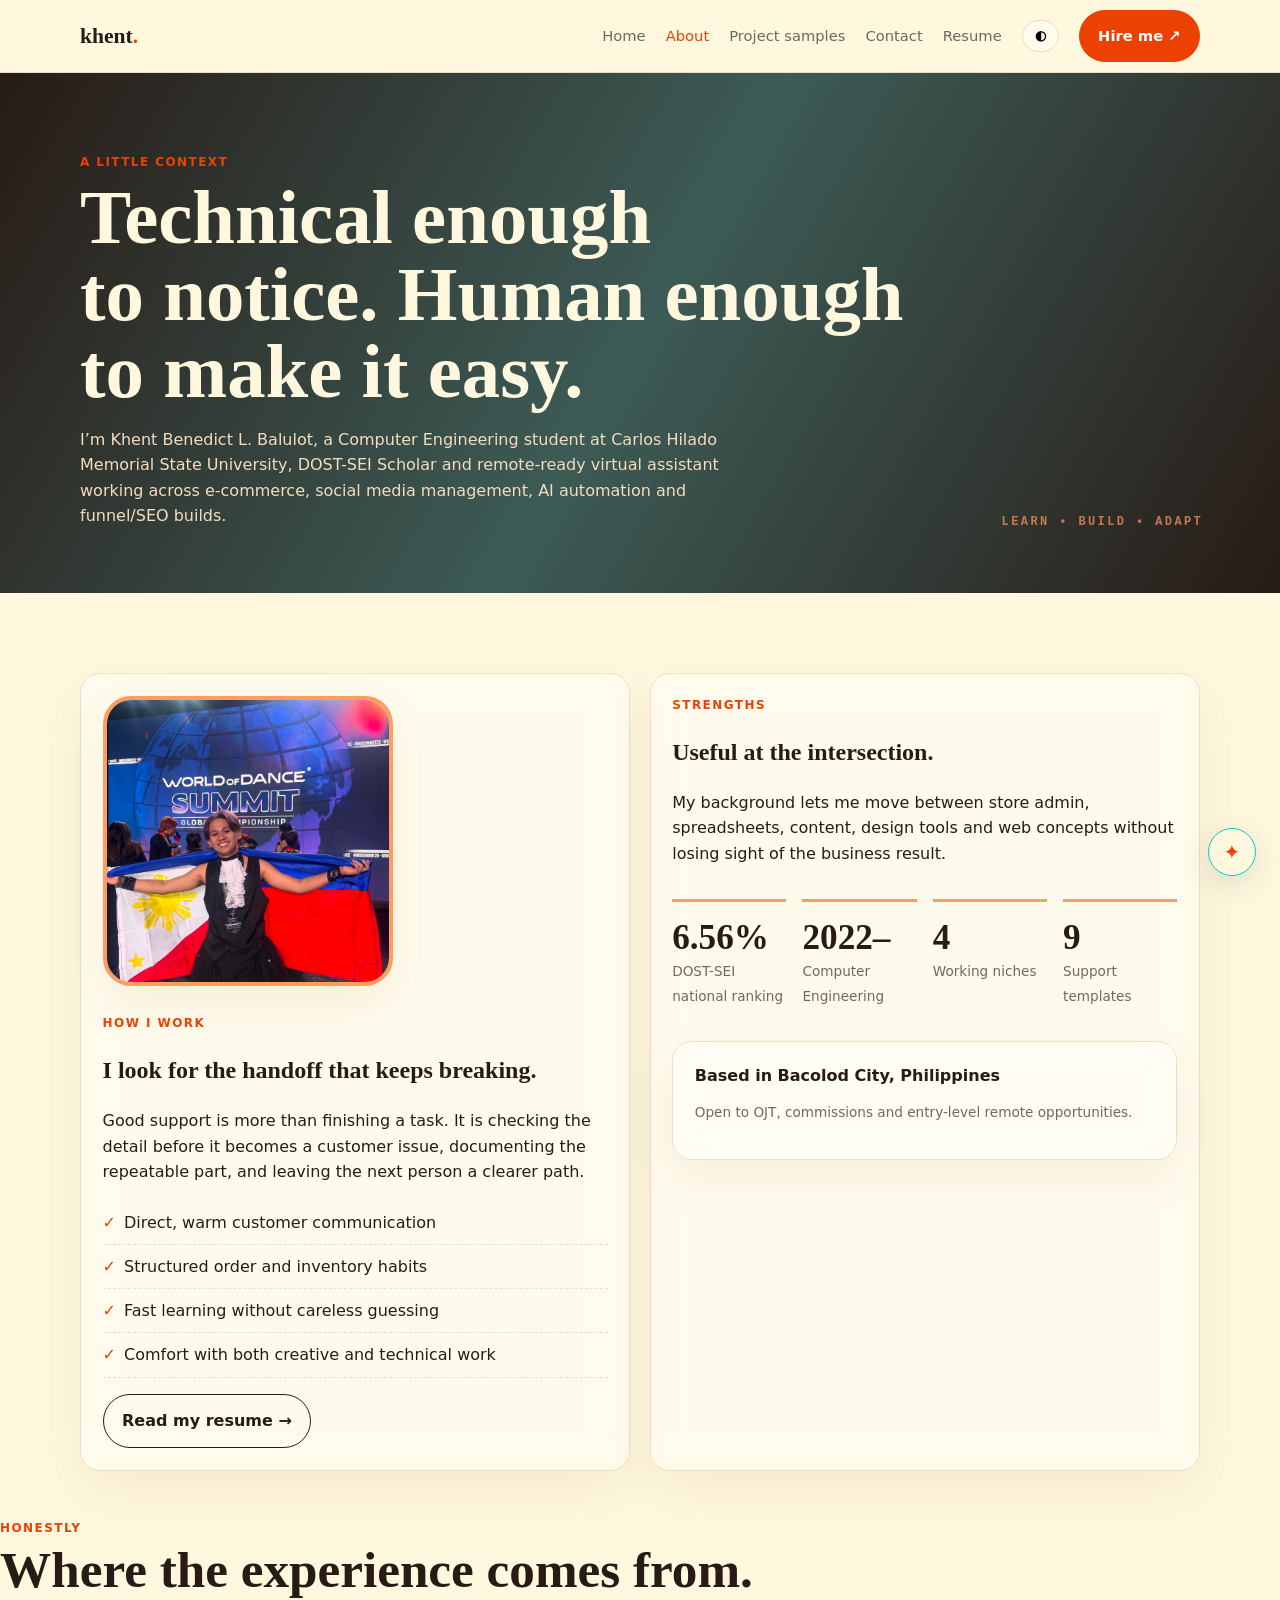
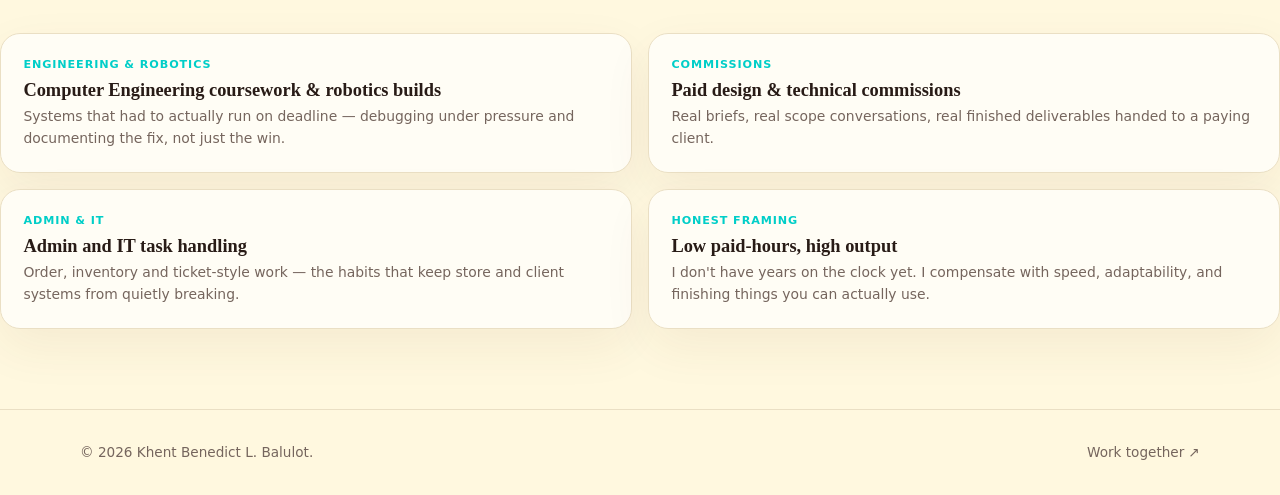
<file: about.html>
<!doctype html><html lang="en"><head><meta charset="utf-8"><meta name="viewport" content="width=device-width,initial-scale=1"><title>About Khent</title><link rel="stylesheet" href="style.css"></head><body><header class="topbar"><nav class="wrap"><a class="brand" href="index.html">khent<span>.</span></a><button class="menu" aria-label="Open menu">☰</button><div class="navlinks"><a href="index.html">Home</a><a class="active" href="about.html">About</a><a href="projects.html">Project samples</a><a href="contact.html">Contact</a><a href="resume.html">Resume</a><button id="theme-toggle" class="pill" aria-label="Toggle dark mode">◐</button><a class="btn" href="contact.html">Hire me ↗</a></div></nav></header><section class="page-hero"><div class="wrap"><div class="eyebrow">A little context</div><h1>Technical enough<br>to notice. Human enough<br>to make it easy.</h1><p>I’m Khent Benedict L. Balulot, a Computer Engineering student at Carlos Hilado Memorial State University, DOST-SEI Scholar and remote-ready virtual assistant working across e-commerce, social media management, AI automation and funnel/SEO builds.</p></div></section><main class="section"><div class="wrap case"><div class="card reveal"><img class="profile-photo" src="portfolio-assets/khent-profile-picture.jpg" alt="Khent Benedict Balulot"><div class="eyebrow" style="margin-top:1.3rem">How I work</div><h3>I look for the handoff that keeps breaking.</h3><p>Good support is more than finishing a task. It is checking the detail before it becomes a customer issue, documenting the repeatable part, and leaving the next person a clearer path.</p><ul class="checklist"><li>Direct, warm customer communication</li><li>Structured order and inventory habits</li><li>Fast learning without careless guessing</li><li>Comfort with both creative and technical work</li></ul><a class="btn alt" href="resume.html">Read my resume →</a></div><div class="card reveal"><div class="eyebrow">Strengths</div><h3>Useful at the intersection.</h3><p>My background lets me move between store admin, spreadsheets, content, design tools and web concepts without losing sight of the business result.</p><div class="stats"><div class="stat"><b>6.56%</b><span>DOST-SEI national ranking</span></div><div class="stat"><b>2022–</b><span>Computer Engineering</span></div><div class="stat"><b>4</b><span>Working niches</span></div><div class="stat"><b>9</b><span>Support templates</span></div></div><div class="card" style="margin-top:1rem"><strong>Based in Bacolod City, Philippines</strong><p class="small">Open to OJT, commissions and entry-level remote opportunities.</p></div></div></div>
<div class="section-head" style="margin-top:3rem"><div><div class="eyebrow">Honestly</div><h2>Where the experience comes from.</h2></div></div>
<div class="exp-grid"><div class="exp-card reveal"><div class="tag">Engineering & robotics</div><h3>Computer Engineering coursework & robotics builds</h3><p>Systems that had to actually run on deadline — debugging under pressure and documenting the fix, not just the win.</p></div><div class="exp-card reveal"><div class="tag">Commissions</div><h3>Paid design & technical commissions</h3><p>Real briefs, real scope conversations, real finished deliverables handed to a paying client.</p></div><div class="exp-card reveal"><div class="tag">Admin & IT</div><h3>Admin and IT task handling</h3><p>Order, inventory and ticket-style work — the habits that keep store and client systems from quietly breaking.</p></div><div class="exp-card reveal"><div class="tag">Honest framing</div><h3>Low paid-hours, high output</h3><p>I don't have years on the clock yet. I compensate with speed, adaptability, and finishing things you can actually use.</p></div></div>
</main><footer class="footer"><div class="wrap"><span>© 2026 Khent Benedict L. Balulot.</span><a href="contact.html">Work together ↗</a></div></footer><script src="script.js"></script></body></html>
</file>
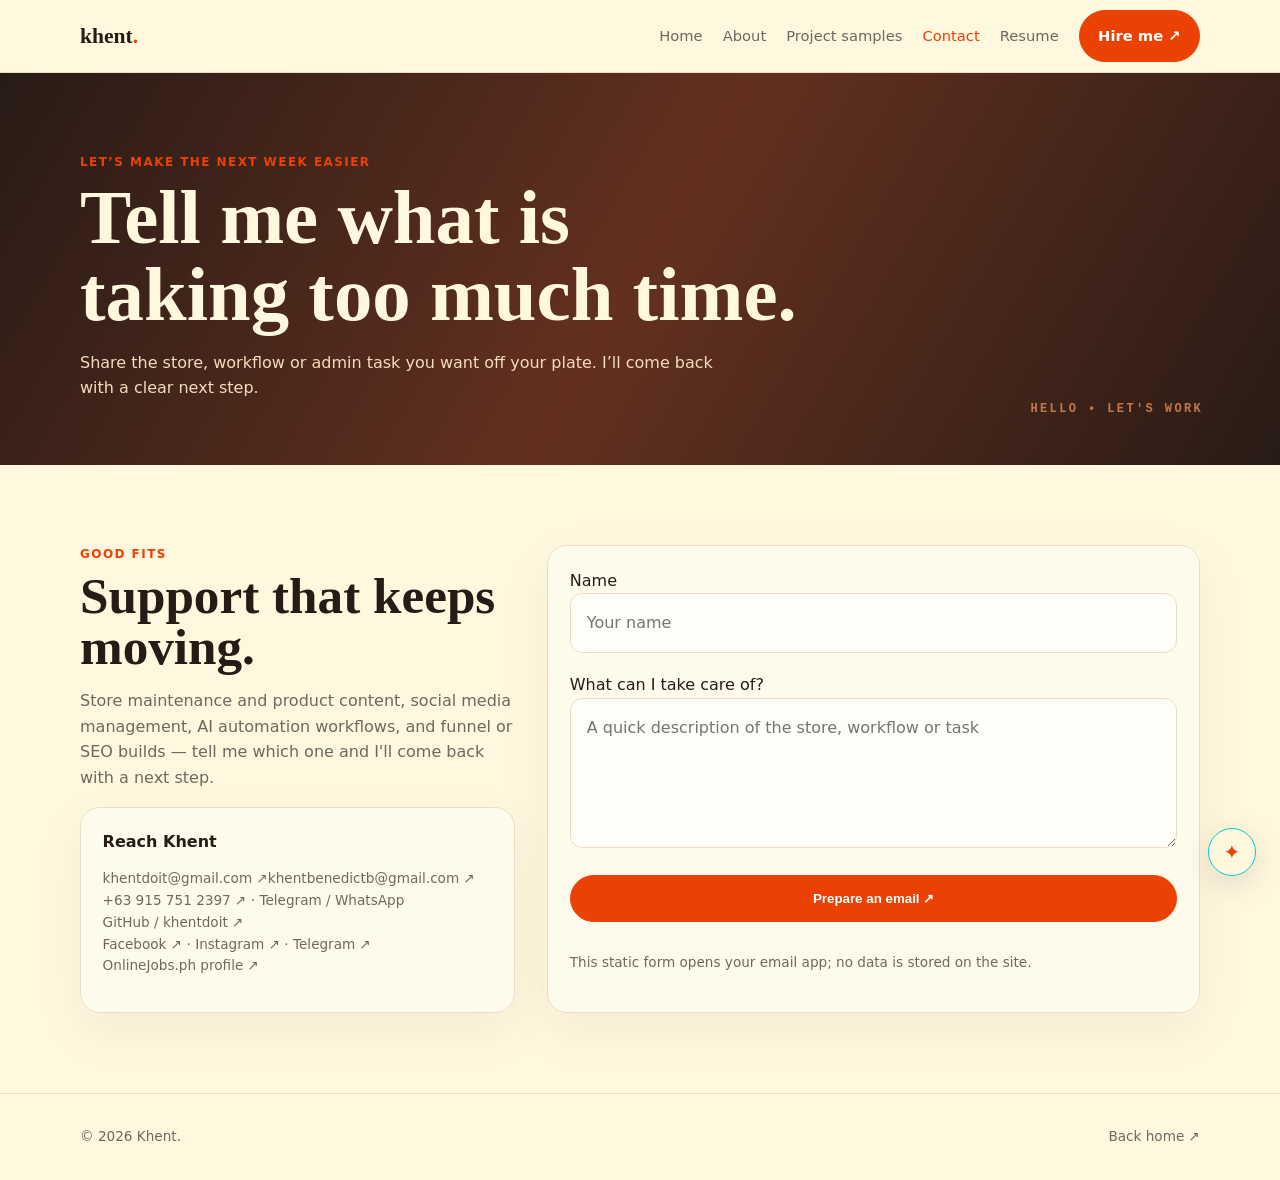
<file: contact.html>
<!doctype html><html lang="en"><head><meta charset="utf-8"><meta name="viewport" content="width=device-width,initial-scale=1"><title>Contact Khent</title><link rel="stylesheet" href="style.css"></head><body><header class="topbar"><nav class="wrap"><a class="brand" href="index.html">khent<span>.</span></a><button class="menu">☰</button><div class="navlinks"><a href="index.html">Home</a><a href="about.html">About</a><a href="projects.html">Project samples</a><a class="active" href="contact.html">Contact</a><a href="resume.html">Resume</a><a class="btn" href="#contact-form">Hire me ↗</a></div></nav></header><section class="page-hero"><div class="wrap"><div class="eyebrow">Let’s make the next week easier</div><h1>Tell me what is<br>taking too much time.</h1><p>Share the store, workflow or admin task you want off your plate. I’ll come back with a clear next step.</p></div></section><main class="section"><div class="wrap contact-grid"><div><div class="eyebrow">Good fits</div><h2>Support that keeps moving.</h2><p class="section-intro">Store maintenance and product content, social media management, AI automation workflows, and funnel or SEO builds — tell me which one and I'll come back with a next step.</p><div class="card"><strong>Reach Khent</strong><p class="small"><a href="mailto:khentdoit@gmail.com">khentdoit@gmail.com ↗</a><a href="mailto:khentbenedictb@gmail.com">khentbenedictb@gmail.com ↗</a><br><a href="tel:+639157512397">+63 915 751 2397 ↗</a> · Telegram / WhatsApp<br><a href="https://github.com/khentdoit" target="_blank">GitHub / khentdoit ↗</a><br><a href="https://www.facebook.com/khent.benedict.balulot.2024/" target="_blank">Facebook ↗</a> · <a href="https://www.instagram.com/ij.khent/" target="_blank">Instagram ↗</a> · <a href="https://t.me/kenwho1" target="_blank">Telegram ↗</a><br><a href="https://v2.onlinejobs.ph/jobseekers/info/5059473" target="_blank">OnlineJobs.ph profile ↗</a></p></div></div><form class="card form" id="contact-form"><label>Name<input id="name" required placeholder="Your name"></label><label>What can I take care of?<textarea id="message" required placeholder="A quick description of the store, workflow or task"></textarea></label><button class="btn" type="submit">Prepare an email ↗</button><p class="small" id="form-note">This static form opens your email app; no data is stored on the site.</p></form></div></main><footer class="footer"><div class="wrap"><span>© 2026 Khent.</span><a href="index.html">Back home ↗</a></div></footer><script src="script.js"></script></body></html>
</file>
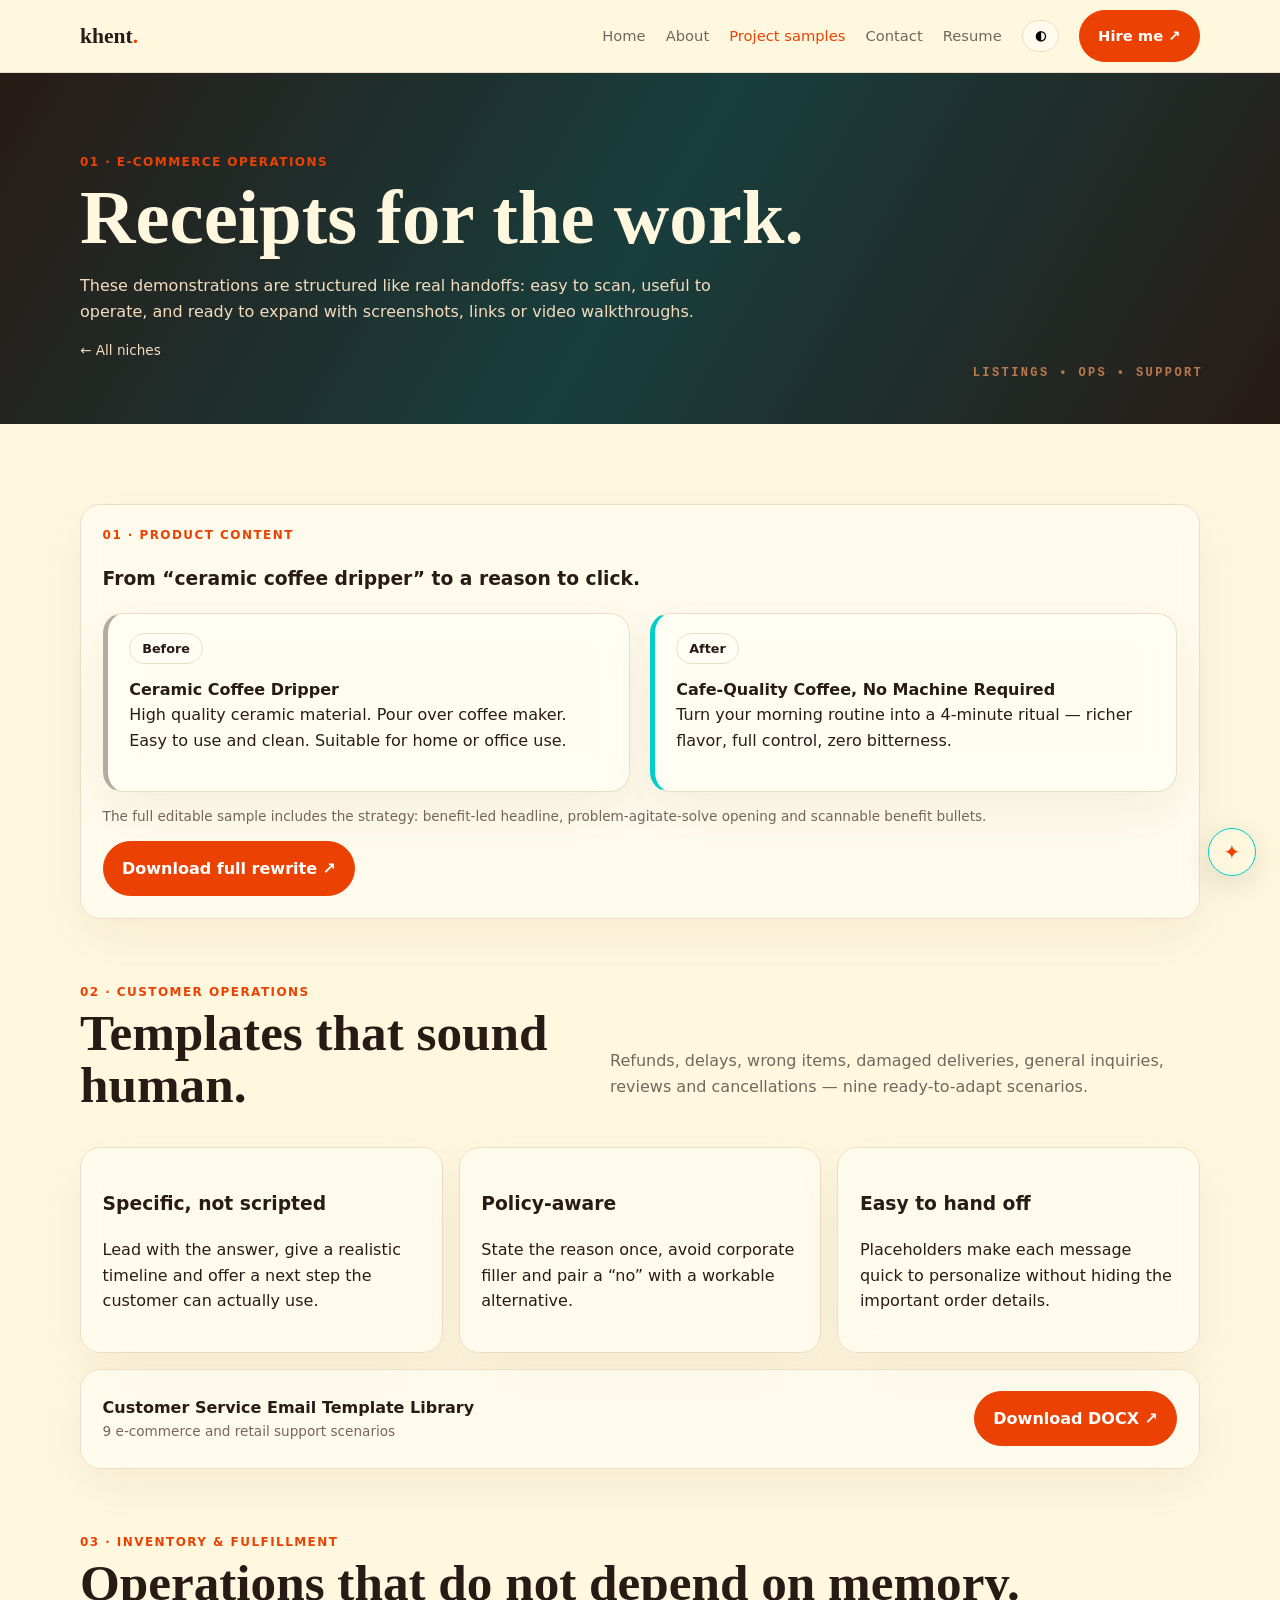
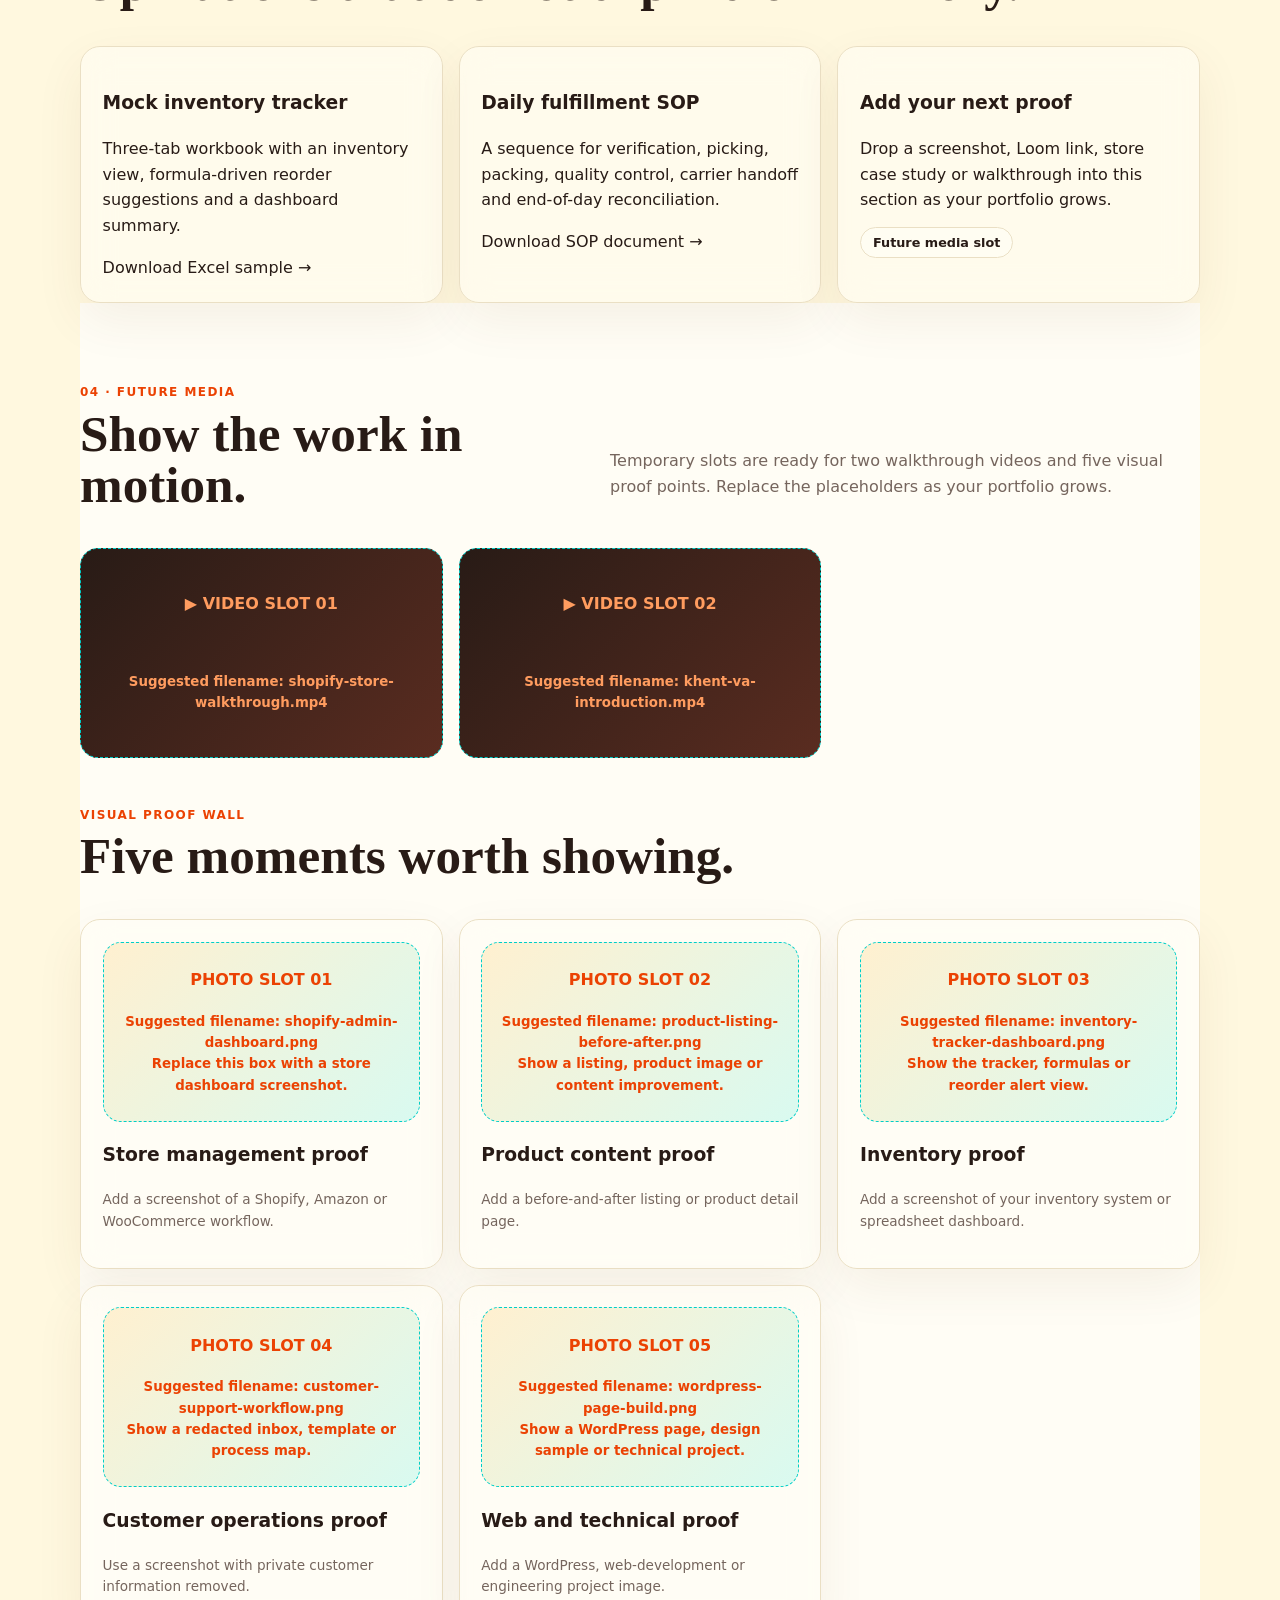
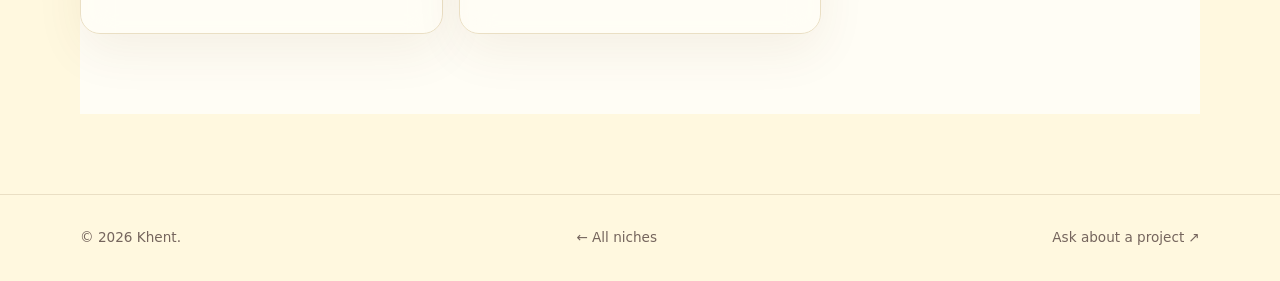
<file: projects-ecommerce.html>
<!doctype html><html lang="en"><head><meta charset="utf-8"><meta name="viewport" content="width=device-width,initial-scale=1"><title>E-commerce Samples — Khent</title><link rel="stylesheet" href="style.css"></head><body><header class="topbar"><nav class="wrap"><a class="brand" href="index.html">khent<span>.</span></a><button class="menu" aria-label="Open menu">☰</button><div class="navlinks"><a href="index.html">Home</a><a href="about.html">About</a><a class="active" href="projects.html">Project samples</a><a href="contact.html">Contact</a><a href="resume.html">Resume</a><button id="theme-toggle" class="pill" aria-label="Toggle dark mode">◐</button><a class="btn" href="contact.html">Hire me ↗</a></div></nav></header><section class="page-hero"><div class="wrap"><div class="eyebrow">01 · E-commerce operations</div><h1>Receipts for the work.</h1><p>These demonstrations are structured like real handoffs: easy to scan, useful to operate, and ready to expand with screenshots, links or video walkthroughs.</p><p class="small" style="margin-top:1rem"><a class="link" href="projects.html">← All niches</a></p></div></section><main class="section"><div class="wrap"><div class="card reveal" id="copy"><div class="eyebrow">01 · Product content</div><h3>From “ceramic coffee dripper” to a reason to click.</h3><div class="case"><div class="card before"><span class="pill">Before</span><p><strong>Ceramic Coffee Dripper</strong><br>High quality ceramic material. Pour over coffee maker. Easy to use and clean. Suitable for home or office use.</p></div><div class="card after"><span class="pill">After</span><p><strong>Cafe-Quality Coffee, No Machine Required</strong><br>Turn your morning routine into a 4-minute ritual — richer flavor, full control, zero bitterness.</p></div></div><p class="small">The full editable sample includes the strategy: benefit-led headline, problem-agitate-solve opening and scannable benefit bullets.</p><a class="btn" href="portfolio-assets/product-description-before-after.docx">Download full rewrite ↗</a></div><div class="section-head" id="support" style="margin-top:4rem"><div><div class="eyebrow">02 · Customer operations</div><h2>Templates that sound human.</h2></div><p class="section-intro">Refunds, delays, wrong items, damaged deliveries, general inquiries, reviews and cancellations — nine ready-to-adapt scenarios.</p></div><div class="grid"><div class="card reveal"><h3>Specific, not scripted</h3><p>Lead with the answer, give a realistic timeline and offer a next step the customer can actually use.</p></div><div class="card reveal"><h3>Policy-aware</h3><p>State the reason once, avoid corporate filler and pair a “no” with a workable alternative.</p></div><div class="card reveal"><h3>Easy to hand off</h3><p>Placeholders make each message quick to personalize without hiding the important order details.</p></div></div><div class="card download" style="margin-top:1rem"><div><strong>Customer Service Email Template Library</strong><div class="small">9 e-commerce and retail support scenarios</div></div><a class="btn" href="portfolio-assets/customer-service-email-templates.docx">Download DOCX ↗</a></div><div class="section-head" style="margin-top:4rem"><div><div class="eyebrow">03 · Inventory & fulfillment</div><h2>Operations that do not depend on memory.</h2></div></div><div class="grid"><div class="card reveal"><h3>Mock inventory tracker</h3><p>Three-tab workbook with an inventory view, formula-driven reorder suggestions and a dashboard summary.</p><a class="link" href="portfolio-assets/mock-inventory-tracker.xlsx">Download Excel sample →</a></div><div class="card reveal"><h3>Daily fulfillment SOP</h3><p>A sequence for verification, picking, packing, quality control, carrier handoff and end-of-day reconciliation.</p><a class="link" href="portfolio-assets/daily-order-fulfillment-sop.docx">Download SOP document →</a></div><div class="card reveal"><h3>Add your next proof</h3><p>Drop a screenshot, Loom link, store case study or walkthrough into this section as your portfolio grows.</p><span class="pill">Future media slot</span></div></div><section class="section tint"><div class="section-head"><div><div class="eyebrow">04 · Future media</div><h2>Show the work in motion.</h2></div><p class="section-intro">Temporary slots are ready for two walkthrough videos and five visual proof points. Replace the placeholders as your portfolio grows.</p></div><div class="media-grid"><div class="media-slot video">▶ VIDEO SLOT 01<br><small>Suggested filename: shopify-store-walkthrough.mp4</small></div><div class="media-slot video">▶ VIDEO SLOT 02<br><small>Suggested filename: khent-va-introduction.mp4</small></div></div><div class="section-head" style="margin-top:3rem"><div><div class="eyebrow">Visual proof wall</div><h2>Five moments worth showing.</h2></div></div><div class="media-grid"><article class="card reveal"><div class="media-slot">PHOTO SLOT 01<br><small>Suggested filename: shopify-admin-dashboard.png<br>Replace this box with a store dashboard screenshot.</small></div><h3>Store management proof</h3><p class="small">Add a screenshot of a Shopify, Amazon or WooCommerce workflow.</p></article><article class="card reveal"><div class="media-slot">PHOTO SLOT 02<br><small>Suggested filename: product-listing-before-after.png<br>Show a listing, product image or content improvement.</small></div><h3>Product content proof</h3><p class="small">Add a before-and-after listing or product detail page.</p></article><article class="card reveal"><div class="media-slot">PHOTO SLOT 03<br><small>Suggested filename: inventory-tracker-dashboard.png<br>Show the tracker, formulas or reorder alert view.</small></div><h3>Inventory proof</h3><p class="small">Add a screenshot of your inventory system or spreadsheet dashboard.</p></article><article class="card reveal"><div class="media-slot">PHOTO SLOT 04<br><small>Suggested filename: customer-support-workflow.png<br>Show a redacted inbox, template or process map.</small></div><h3>Customer operations proof</h3><p class="small">Use a screenshot with private customer information removed.</p></article><article class="card reveal"><div class="media-slot">PHOTO SLOT 05<br><small>Suggested filename: wordpress-page-build.png<br>Show a WordPress page, design sample or technical project.</small></div><h3>Web and technical proof</h3><p class="small">Add a WordPress, web-development or engineering project image.</p></article></div></section></div></main><footer class="footer"><div class="wrap"><span>© 2026 Khent.</span><a href="projects.html">← All niches</a><a href="contact.html">Ask about a project ↗</a></div></footer><script src="script.js"></script></body></html>
</file>
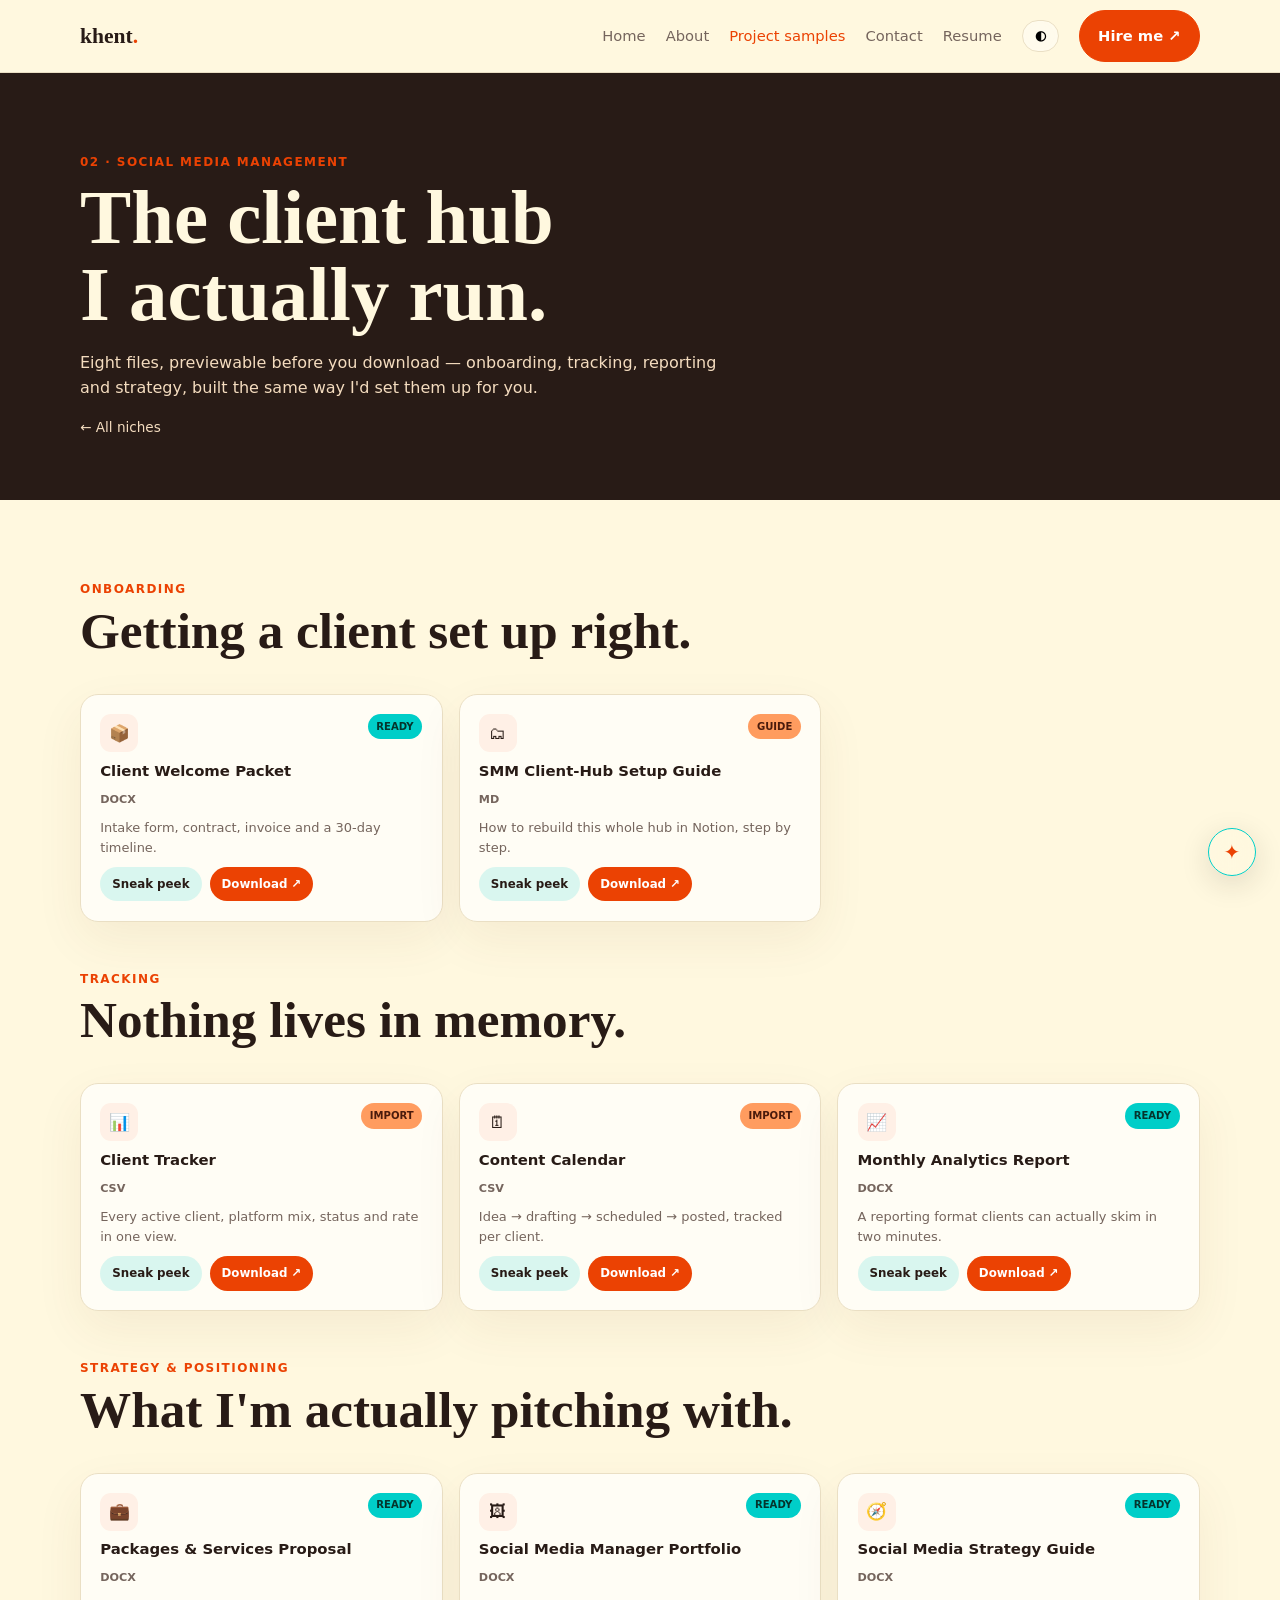
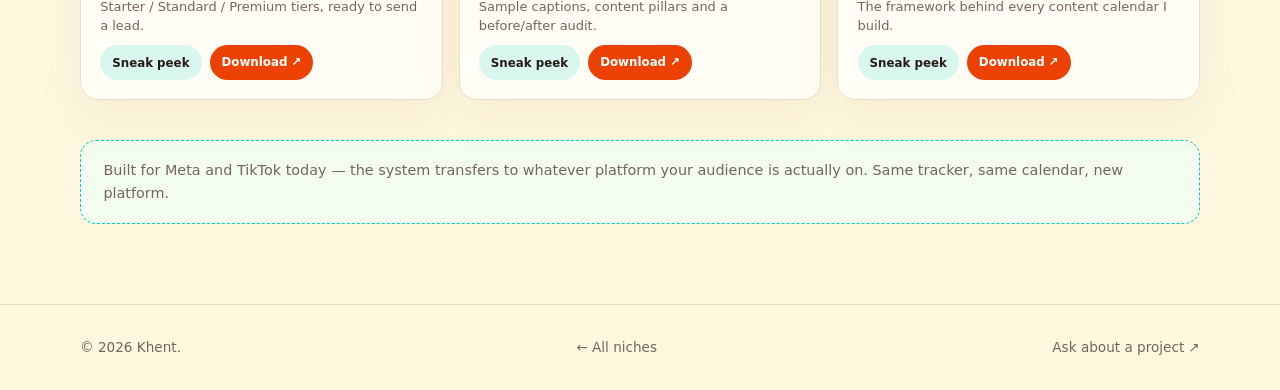
<file: projects-smm.html>
<!doctype html><html lang="en"><head><meta charset="utf-8"><meta name="viewport" content="width=device-width,initial-scale=1"><title>Social Media Management Samples — Khent</title><link rel="stylesheet" href="style.css"></head><body><header class="topbar"><nav class="wrap"><a class="brand" href="index.html">khent<span>.</span></a><button class="menu" aria-label="Open menu">☰</button><div class="navlinks"><a href="index.html">Home</a><a href="about.html">About</a><a class="active" href="projects.html">Project samples</a><a href="contact.html">Contact</a><a href="resume.html">Resume</a><button id="theme-toggle" class="pill" aria-label="Toggle dark mode">◐</button><a class="btn" href="contact.html">Hire me ↗</a></div></nav></header>

<section class="page-hero"><div class="wrap"><div class="eyebrow">02 · Social media management</div><h1>The client hub<br>I actually run.</h1><p>Eight files, previewable before you download — onboarding, tracking, reporting and strategy, built the same way I'd set them up for you.</p><p class="small" style="margin-top:1rem"><a class="link" href="projects.html">← All niches</a></p></div></section>

<main class="section"><div class="wrap">

<div class="section-head"><div><div class="eyebrow">Onboarding</div><h2>Getting a client set up right.</h2></div></div>
<div class="file-grid">
<div class="file-card reveal" data-preview data-preview-type="text" data-preview-cap="Excerpt — Client-Welcome-Packet.docx" data-preview-text="Client Welcome Packet&#10;&#10;1. Welcome note & what to expect in week one&#10;2. Intake form: brand voice, goals, platforms, competitors&#10;3. Service agreement & scope&#10;4. Invoice template&#10;5. 30-day onboarding timeline"><div class="file-top"><div class="file-icon">📦</div><span class="file-badge">Ready</span></div><div class="file-name">Client Welcome Packet</div><div class="file-type">DOCX</div><div class="file-desc">Intake form, contract, invoice and a 30-day timeline.</div><div class="file-actions"><button class="file-cta ghost" type="button">Sneak peek</button><a class="file-cta primary" href="project-samples/smm/Client-Welcome-Packet.docx">Download ↗</a></div></div>

<div class="file-card reveal" data-preview data-preview-type="text" data-preview-cap="Excerpt — SMM-Client-Hub-Setup-Guide.md" data-preview-text="## 2. Database: Client Tracker&#10;&#10;| Property | Type | Options |&#10;|---|---|---|&#10;| Client Name | Title | — |&#10;| Platform(s) | Multi-select | Instagram, TikTok, Facebook... |&#10;| Status | Select | Onboarding, Active, Paused |&#10;&#10;Views to add: Gallery (default), Board, Table..."><div class="file-top"><div class="file-icon">🗂</div><span class="file-badge orange">Guide</span></div><div class="file-name">SMM Client-Hub Setup Guide</div><div class="file-type">MD</div><div class="file-desc">How to rebuild this whole hub in Notion, step by step.</div><div class="file-actions"><button class="file-cta ghost" type="button">Sneak peek</button><a class="file-cta primary" href="project-samples/smm/SMM-Client-Hub-Setup-Guide.md">Download ↗</a></div></div>
</div>

<div class="section-head" style="margin-top:3rem"><div><div class="eyebrow">Tracking</div><h2>Nothing lives in memory.</h2></div></div>
<div class="file-grid">
<div class="file-card reveal" data-preview data-preview-type="table" data-preview-cap="Rows — Client-Tracker-Import.csv" data-preview-rows='[["Client Name","Platform(s)","Status","Monthly Rate"],["Demo Client 1","Instagram, TikTok","Active","15000"],["Demo Client 2","Facebook, Pinterest","Onboarding","8000"],["Demo Client 3","Instagram, YouTube, TikTok","Active","28000"]]'><div class="file-top"><div class="file-icon">📊</div><span class="file-badge orange">Import</span></div><div class="file-name">Client Tracker</div><div class="file-type">CSV</div><div class="file-desc">Every active client, platform mix, status and rate in one view.</div><div class="file-actions"><button class="file-cta ghost" type="button">Sneak peek</button><a class="file-cta primary" href="project-samples/smm/Client-Tracker-Import.csv">Download ↗</a></div></div>

<div class="file-card reveal" data-preview data-preview-type="table" data-preview-cap="Rows — Content-Calendar-Import.csv" data-preview-rows='[["Content Title","Client","Platform","Status"],["5 signs it’s time to rebrand","Demo Client 1","Instagram","Scheduled"],["Before/after transformation","Demo Client 1","TikTok","Drafting"],["Weekly tip carousel","Demo Client 2","Facebook","Idea"]]'><div class="file-top"><div class="file-icon">🗓</div><span class="file-badge orange">Import</span></div><div class="file-name">Content Calendar</div><div class="file-type">CSV</div><div class="file-desc">Idea → drafting → scheduled → posted, tracked per client.</div><div class="file-actions"><button class="file-cta ghost" type="button">Sneak peek</button><a class="file-cta primary" href="project-samples/smm/Content-Calendar-Import.csv">Download ↗</a></div></div>

<div class="file-card reveal" data-preview data-preview-type="text" data-preview-cap="Excerpt — Monthly-Analytics-Report.docx" data-preview-text="Monthly Report — [Client Name]&#10;&#10;Reach: [ ]  Engagement rate: [ ]  Follower growth: [ ]&#10;&#10;Top post & why it worked&#10;What we're adjusting next month&#10;Next month's content focus"><div class="file-top"><div class="file-icon">📈</div><span class="file-badge">Ready</span></div><div class="file-name">Monthly Analytics Report</div><div class="file-type">DOCX</div><div class="file-desc">A reporting format clients can actually skim in two minutes.</div><div class="file-actions"><button class="file-cta ghost" type="button">Sneak peek</button><a class="file-cta primary" href="project-samples/smm/Monthly-Analytics-Report.docx">Download ↗</a></div></div>
</div>

<div class="section-head" style="margin-top:3rem"><div><div class="eyebrow">Strategy & positioning</div><h2>What I'm actually pitching with.</h2></div></div>
<div class="file-grid">
<div class="file-card reveal" data-preview data-preview-type="text" data-preview-cap="Excerpt — Packages-Services-Proposal.docx" data-preview-text="Service Tiers&#10;&#10;Starter — 1 platform, 8 posts/month, basic calendar, monthly summary&#10;Standard — up to 2 platforms, 16 posts + 12 stories, reels + carousels, full analytics report&#10;Premium — up to 4 platforms, 28+ posts, daily stories, full production, report + strategy call"><div class="file-top"><div class="file-icon">💼</div><span class="file-badge">Ready</span></div><div class="file-name">Packages & Services Proposal</div><div class="file-type">DOCX</div><div class="file-desc">Starter / Standard / Premium tiers, ready to send a lead.</div><div class="file-actions"><button class="file-cta ghost" type="button">Sneak peek</button><a class="file-cta primary" href="project-samples/smm/Packages-Services-Proposal.docx">Download ↗</a></div></div>

<div class="file-card reveal" data-preview data-preview-type="text" data-preview-cap="Excerpt — Social-Media-Manager-Portfolio.docx" data-preview-text="Portfolio — Social Media Management&#10;&#10;Sample captions, a content pillar breakdown, and a before/after account audit."><div class="file-top"><div class="file-icon">🖼</div><span class="file-badge">Ready</span></div><div class="file-name">Social Media Manager Portfolio</div><div class="file-type">DOCX</div><div class="file-desc">Sample captions, content pillars and a before/after audit.</div><div class="file-actions"><button class="file-cta ghost" type="button">Sneak peek</button><a class="file-cta primary" href="project-samples/smm/Social-Media-Manager-Portfolio.docx">Download ↗</a></div></div>

<div class="file-card reveal" data-preview data-preview-type="text" data-preview-cap="Excerpt — Social-Media-Strategy-Guide.docx" data-preview-text="Strategy framework: audience → content pillars → platform mix → posting cadence → review cycle."><div class="file-top"><div class="file-icon">🧭</div><span class="file-badge">Ready</span></div><div class="file-name">Social Media Strategy Guide</div><div class="file-type">DOCX</div><div class="file-desc">The framework behind every content calendar I build.</div><div class="file-actions"><button class="file-cta ghost" type="button">Sneak peek</button><a class="file-cta primary" href="project-samples/smm/Social-Media-Strategy-Guide.docx">Download ↗</a></div></div>
</div>

<div class="adapt-note" style="margin-top:2.5rem">Built for Meta and TikTok today — the system transfers to whatever platform your audience is actually on. Same tracker, same calendar, new platform.</div>
</div></main>

<div class="lightbox" id="lightbox"><div class="lightbox-inner"><button class="lightbox-close" id="lightbox-close">✕</button><div id="lightbox-body"></div><p class="lightbox-cap" id="lightbox-cap"></p></div></div>

<footer class="footer"><div class="wrap"><span>© 2026 Khent.</span><a href="projects.html">← All niches</a><a href="contact.html">Ask about a project ↗</a></div></footer><script src="script.js"></script></body></html>
</file>
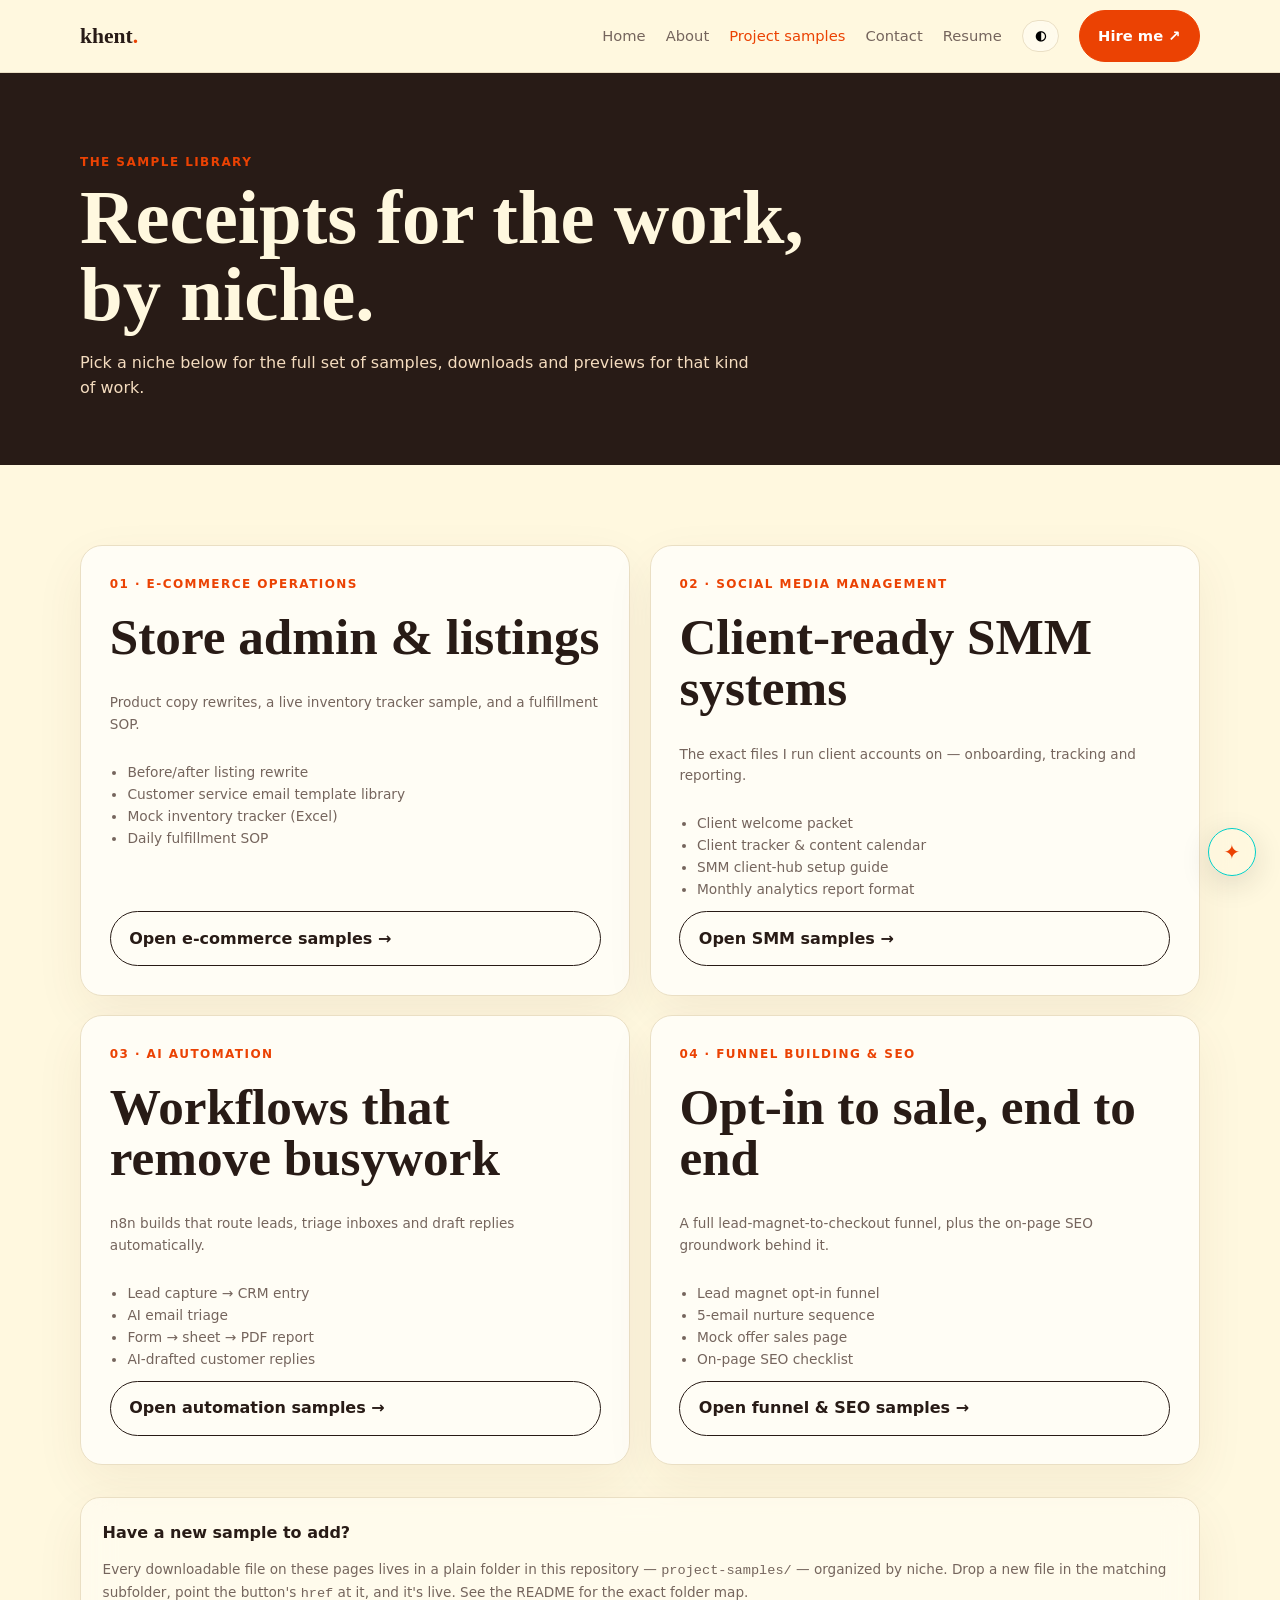
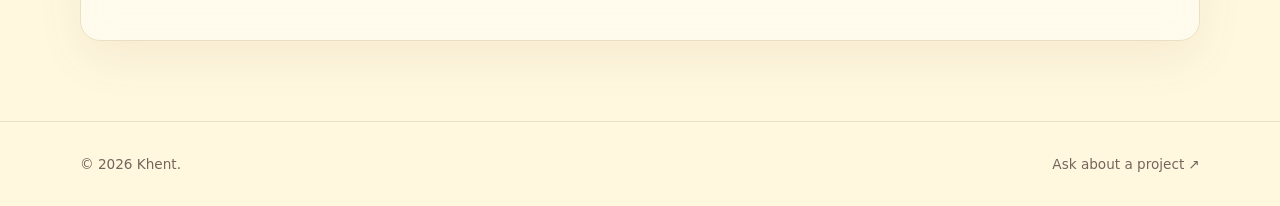
<file: projects.html>
<!doctype html><html lang="en"><head><meta charset="utf-8"><meta name="viewport" content="width=device-width,initial-scale=1"><title>Project Samples — Khent</title><link rel="stylesheet" href="style.css"></head><body><header class="topbar"><nav class="wrap"><a class="brand" href="index.html">khent<span>.</span></a><button class="menu" aria-label="Open menu">☰</button><div class="navlinks"><a href="index.html">Home</a><a href="about.html">About</a><a class="active" href="projects.html">Project samples</a><a href="contact.html">Contact</a><a href="resume.html">Resume</a><button id="theme-toggle" class="pill" aria-label="Toggle dark mode">◐</button><a class="btn" href="contact.html">Hire me ↗</a></div></nav></header>

<section class="page-hero"><div class="wrap"><div class="eyebrow">The sample library</div><h1>Receipts for the work,<br>by niche.</h1><p>Pick a niche below for the full set of samples, downloads and previews for that kind of work.</p></div></section>

<main class="section"><div class="wrap">
<div class="hub-grid">
<div class="hub-card reveal"><div class="eyebrow">01 · E-commerce operations</div><h2>Store admin & listings</h2><p class="small">Product copy rewrites, a live inventory tracker sample, and a fulfillment SOP.</p><ul><li>Before/after listing rewrite</li><li>Customer service email template library</li><li>Mock inventory tracker (Excel)</li><li>Daily fulfillment SOP</li></ul><a class="btn alt link" href="projects-ecommerce.html">Open e-commerce samples →</a></div>

<div class="hub-card reveal"><div class="eyebrow">02 · Social media management</div><h2>Client-ready SMM systems</h2><p class="small">The exact files I run client accounts on — onboarding, tracking and reporting.</p><ul><li>Client welcome packet</li><li>Client tracker & content calendar</li><li>SMM client-hub setup guide</li><li>Monthly analytics report format</li></ul><a class="btn alt link" href="projects-smm.html">Open SMM samples →</a></div>

<div class="hub-card reveal"><div class="eyebrow">03 · AI automation</div><h2>Workflows that remove busywork</h2><p class="small">n8n builds that route leads, triage inboxes and draft replies automatically.</p><ul><li>Lead capture → CRM entry</li><li>AI email triage</li><li>Form → sheet → PDF report</li><li>AI-drafted customer replies</li></ul><a class="btn alt link" href="projects-ai-automation.html">Open automation samples →</a></div>

<div class="hub-card reveal"><div class="eyebrow">04 · Funnel building & SEO</div><h2>Opt-in to sale, end to end</h2><p class="small">A full lead-magnet-to-checkout funnel, plus the on-page SEO groundwork behind it.</p><ul><li>Lead magnet opt-in funnel</li><li>5-email nurture sequence</li><li>Mock offer sales page</li><li>On-page SEO checklist</li></ul><a class="btn alt link" href="projects-funnel-seo.html">Open funnel & SEO samples →</a></div>
</div>

<div class="card" style="margin-top:2rem"><strong>Have a new sample to add?</strong><p class="small">Every downloadable file on these pages lives in a plain folder in this repository — <code>project-samples/</code> — organized by niche. Drop a new file in the matching subfolder, point the button's <code>href</code> at it, and it's live. See the README for the exact folder map.</p></div>
</div></main>

<footer class="footer"><div class="wrap"><span>© 2026 Khent.</span><a href="contact.html">Ask about a project ↗</a></div></footer><script src="script.js"></script></body></html>
</file>
<file: style.css>
/* portfolio media and resume */
.profile-photo{width:100%;max-width:290px;aspect-ratio:1;object-fit:cover;border-radius:28px;border:4px solid var(--orange);box-shadow:var(--shadow)}.media-grid{display:grid;grid-template-columns:repeat(3,1fr);gap:1rem}.media-slot{min-height:180px;border:1px dashed var(--cyan);border-radius:18px;background:linear-gradient(135deg,#fff0d0,#d9faf0);display:grid;place-items:center;color:var(--red);font-weight:900;text-align:center;padding:1rem}.media-slot.video{min-height:210px;background:linear-gradient(135deg,var(--ink),#5a2c20);color:var(--orange)}.gallery-img{width:100%;height:200px;object-fit:cover;border-radius:14px}.reveal{opacity:0;transform:translateY(18px);transition:.7s ease}.reveal.visible{opacity:1;transform:none}.resume-embed{width:100%;height:780px;border:1px solid var(--line);border-radius:18px;background:#fff}.qr{width:150px;height:150px;border-radius:12px;border:6px solid white;box-shadow:var(--shadow)}
body:not(.dark) .card,body:not(.dark) .tool,body:not(.dark) .badge,body:not(.dark) .pill{background:#fffdf599}body:has(.profile-photo):not(:has(.resume-embed)) .page-hero:after{content:"LEARN  •  BUILD  •  ADAPT"}body:has(.profile-photo):not(:has(.resume-embed)) .page-hero{background-image:linear-gradient(120deg,#281b16,#3d5b56,#281b16)}
/* Ambient floating widget: deliberately subtle so it adds motion without reducing readability. */
.ambient-layer{position:fixed;inset:0;z-index:0;pointer-events:none;overflow:hidden}.ambient-particle{position:absolute;left:var(--x);top:var(--y);color:var(--particle-color);font-size:var(--size);opacity:0;filter:blur(var(--blur));animation:particleFloat var(--duration) ease-in-out var(--delay) infinite}.ambient-orbit{position:fixed;right:1.5rem;bottom:1.5rem;z-index:4;width:48px;height:48px;display:grid;place-items:center;border:1px solid var(--cyan);border-radius:50%;background:#fff8df99;color:var(--red);font-size:1.25rem;box-shadow:0 8px 30px #281b1622;backdrop-filter:blur(12px);animation:widgetBob 4s ease-in-out infinite;pointer-events:none}.dark .ambient-orbit{background:#2b2220bb;color:var(--orange)}@keyframes particleFloat{0%{opacity:0;transform:translate3d(0,20px,0) rotate(0)}20%,75%{opacity:.38}50%{transform:translate3d(var(--drift),-80px,0) rotate(35deg)}100%{opacity:0;transform:translate3d(calc(var(--drift) * -1),-150px,0) rotate(70deg)}}@keyframes widgetBob{0%,100%{transform:translateY(0) rotate(-5deg)}50%{transform:translateY(-8px) rotate(5deg)}}
.topbar,main,.footer{position:relative;z-index:1}
/* Glass surfaces, page-specific motion, and clear temporary media slots. */
.card,.tool,.badge,.pill{backdrop-filter:blur(16px);-webkit-backdrop-filter:blur(16px)}body.dark .card,body.dark .tool{background:#2b2220aa}.hero-card .pill{color:#000}.page-hero{position:relative;overflow:hidden;background-size:180% 180%;animation:heroGradient 12s ease-in-out infinite}.page-hero:after{position:absolute;right:6%;bottom:12%;font:700 .75rem/1.4 monospace;letter-spacing:.2em;color:var(--orange);opacity:.7;animation:drift 7s ease-in-out infinite}.page-hero .wrap{position:relative;z-index:1}body:has(.hero)::before{content:"";position:fixed;z-index:-1;width:22rem;height:22rem;right:-7rem;top:28%;border-radius:50%;background:var(--cyan);opacity:.15;filter:blur(12px);animation:orb 14s ease-in-out infinite}body:has(#copy) .page-hero:after{content:"LISTINGS  •  OPS  •  SUPPORT"}body:has(.contact-grid) .page-hero:after{content:"HELLO  •  LET'S WORK"}body:has(.resume-embed) .page-hero:after{content:"SCAN  •  READ  •  SHARE"}body:has(.contact-grid) .page-hero{background-image:linear-gradient(120deg,#281b16,#63301f,#281b16)}body:has(#copy) .page-hero{background-image:linear-gradient(120deg,#281b16,#183e3d,#281b16)}body:has(.resume-embed) .page-hero{background-image:linear-gradient(120deg,#281b16,#6a321e,#281b16)}body:has(.hero) .hero-card{animation:cardFloat 6s ease-in-out infinite}.media-slot{animation:slotPulse 5s ease-in-out infinite}.media-slot:nth-child(2){animation-delay:1.2s}@keyframes heroGradient{0%,100%{background-position:0% 50%}50%{background-position:100% 50%}}@keyframes drift{0%,100%{transform:translateY(0) rotate(0)}50%{transform:translateY(-14px) rotate(2deg)}}@keyframes orb{0%,100%{transform:translate(0,0)}50%{transform:translate(-80px,70px)}}@keyframes cardFloat{0%,100%{transform:rotate(2deg) translateY(0)}50%{transform:rotate(1deg) translateY(-10px)}}@keyframes slotPulse{0%,100%{box-shadow:0 0 0 transparent}50%{box-shadow:0 0 0 8px #00cec822}}
:root{--cream:#fff8df;--paper:#fffdf5;--ink:#281b16;--muted:#75655d;--red:#eb4203;--orange:#ff9c5f;--cyan:#00cec8;--line:#eadfc4;--shadow:0 18px 50px #6c351411}body.dark{--cream:#201817;--paper:#2b2220;--ink:#fff8df;--muted:#d7c1ae;--line:#59453b;--shadow:0 18px 50px #0006}body.dark .topbar{background:#201817ed}body.dark .tool{background:#332824}body.dark .form input,body.dark .form textarea{background:#332824;color:var(--ink)}
*{box-sizing:border-box}html{scroll-behavior:smooth}body{margin:0;background:var(--cream);color:var(--ink);font-family:Inter,ui-sans-serif,system-ui,-apple-system,Segoe UI,sans-serif;line-height:1.6}a{color:inherit;text-decoration:none}.wrap{width:min(1120px,92%);margin:auto}.topbar{position:sticky;top:0;z-index:5;background:#fff8dfed;backdrop-filter:blur(14px);border-bottom:1px solid var(--line)}nav{display:flex;align-items:center;justify-content:space-between;min-height:72px}.brand{font-family:Georgia,serif;font-size:1.35rem;font-weight:800}.brand span{color:var(--red)}.navlinks{display:flex;gap:1.25rem;align-items:center;font-size:.92rem;color:var(--muted)}.navlinks a:hover,.navlinks .active{color:var(--red)}.menu{display:none;border:0;background:none;font-size:1.5rem}.btn{display:inline-block;padding:.85rem 1.15rem;border-radius:999px;background:var(--red);color:#fff;font-weight:800;border:1px solid var(--red);transition:.2s transform,.2s box-shadow}.btn:hover{transform:translateY(-3px);box-shadow:0 10px 22px #eb420344}.btn.alt{background:transparent;color:var(--ink);border-color:var(--ink)}.eyebrow{color:var(--red);font-weight:900;letter-spacing:.12em;text-transform:uppercase;font-size:.75rem}.hero{padding:7rem 0 5rem;position:relative;overflow:hidden}.hero:after{content:"";position:absolute;width:410px;height:410px;border-radius:50%;background:var(--cyan);opacity:.18;right:-130px;top:80px;filter:blur(4px)}.hero-grid{display:grid;grid-template-columns:1.2fr .8fr;gap:4rem;align-items:center;position:relative;z-index:1}.hero h1{font:800 clamp(3.1rem,7vw,6.4rem)/.95 Georgia,serif;letter-spacing:-.06em;margin:1rem 0 1.4rem}.hero h1 em{color:var(--red);font-style:normal}.lead{font-size:1.15rem;color:var(--muted);max-width:630px}.actions{display:flex;gap:.8rem;flex-wrap:wrap;margin:2rem 0}.badge-row{display:flex;gap:.55rem;flex-wrap:wrap}.badge,.pill{border:1px solid var(--line);background:var(--paper);border-radius:999px;padding:.45rem .75rem;font-size:.8rem;font-weight:750}.badge strong{color:var(--red)}.hero-card{background:var(--ink);color:#fff8df;padding:2rem;border-radius:28px;box-shadow:var(--shadow);transform:rotate(2deg)}.hero-card .stamp{font-size:4rem;color:var(--orange);font-weight:900;line-height:1}.hero-card h3{font:700 2rem Georgia,serif;margin:.3rem 0 1.3rem}.hero-card p{color:#f5dcb6}.section{padding:5rem 0}.section.tint{background:var(--paper)}.section-head{display:flex;justify-content:space-between;gap:2rem;align-items:end;margin-bottom:2rem}.section h2{font:800 clamp(2rem,4vw,3.5rem)/1 Georgia,serif;margin:.35rem 0}.section-intro{max-width:590px;color:var(--muted)}.grid{display:grid;grid-template-columns:repeat(3,1fr);gap:1rem}.card{background:var(--paper);border:1px solid var(--line);border-radius:20px;padding:1.35rem;box-shadow:var(--shadow)}.card:hover{transform:translateY(-4px);transition:.2s}.tool-grid{display:grid;grid-template-columns:repeat(4,1fr);gap:.75rem}.tool{display:flex;align-items:center;gap:.6rem;padding:.8rem;border-radius:14px;border:1px solid var(--line);background:#fffaf0;font-size:.83rem;font-weight:750}.tool img{width:25px;height:25px}.tool.featured{border:2px solid var(--red);background:#fff0e6}.tool.featured img{width:30px;height:30px}.category{margin:2rem 0 .8rem;font-size:.9rem;color:var(--red);font-weight:900}.sample{display:flex;flex-direction:column;min-height:220px}.sample .icon{font-size:2rem}.sample h3{margin:.7rem 0 .35rem;font:700 1.3rem Georgia,serif}.sample p{color:var(--muted);font-size:.92rem;margin-top:0}.sample .link{margin-top:auto;color:var(--red);font-weight:850}.stats{display:grid;grid-template-columns:repeat(4,1fr);gap:1rem;margin-top:2rem}.stat{padding:1rem 0;border-top:3px solid var(--orange)}.stat b{font:800 2.2rem Georgia,serif;display:block}.stat span{font-size:.85rem;color:var(--muted)}.page-hero{padding:5rem 0 3rem;background:var(--ink);color:var(--cream)}.page-hero h1{font:800 clamp(2.8rem,6vw,5rem)/1 Georgia,serif;margin:.5rem 0}.page-hero p{color:#f4dcbf;max-width:670px}.case{display:grid;grid-template-columns:1fr 1fr;gap:1.2rem;align-items:stretch}.case h3{font:700 1.5rem Georgia,serif}.before{border-left:5px solid #b8aaa0}.after{border-left:5px solid var(--cyan)}.checklist{padding:0;list-style:none}.checklist li{padding:.55rem 0;border-bottom:1px dashed var(--line)}.checklist li:before{content:"✓";color:var(--red);font-weight:900;margin-right:.5rem}.download{display:flex;align-items:center;justify-content:space-between;gap:1rem}.contact-grid{display:grid;grid-template-columns:.8fr 1.2fr;gap:2rem}.form{display:grid;gap:1rem}.form input,.form textarea{width:100%;border:1px solid var(--line);border-radius:12px;padding:1rem;background:#fffdf7;font:inherit}.form textarea{min-height:150px}.footer{padding:2rem 0;border-top:1px solid var(--line);color:var(--muted);font-size:.85rem}.footer .wrap{display:flex;justify-content:space-between;gap:1rem}.small{font-size:.85rem;color:var(--muted)}@media(max-width:760px){.navlinks{display:none}.menu{display:block}.navlinks.open{display:flex;position:absolute;top:72px;left:0;right:0;background:var(--cream);padding:1rem 4%;flex-direction:column;align-items:flex-start;border-bottom:1px solid var(--line)}.hero{padding:4rem 0}.hero-grid,.case,.contact-grid{grid-template-columns:1fr}.hero-card{transform:none}.grid{grid-template-columns:1fr}.tool-grid{grid-template-columns:repeat(2,1fr)}.stats{grid-template-columns:repeat(2,1fr)}.section-head{display:block}.footer .wrap{display:block}}
/* ================= v2: multi-niche additions (niches, toolkit note, why-me, experience, requirements, hub, sample shop, lightbox) ================= */
.niche-grid{display:grid;grid-template-columns:repeat(4,1fr);gap:1rem}.niche-card{background:var(--paper);border:1px solid var(--line);border-radius:20px;padding:1.5rem;box-shadow:var(--shadow);display:flex;flex-direction:column;gap:.6rem;transition:.2s}.niche-card:hover{transform:translateY(-4px)}.niche-icon{width:44px;height:44px;border-radius:13px;background:#fff0e6;display:grid;place-items:center;font-size:1.25rem}body.dark .niche-icon{background:#3a2a20}.niche-card h3{font:700 1.2rem Georgia,serif;margin:0}.niche-card p{color:var(--muted);font-size:.87rem;margin:0;flex:1;line-height:1.5}.niche-card .link{color:var(--red);font-weight:850;font-size:.85rem;margin-top:.2rem}
.adapt-note{margin-top:1.6rem;padding:1.1rem 1.4rem;border:1px dashed var(--cyan);border-radius:16px;font-size:.9rem;color:var(--muted);background:#eafffb99}body.dark .adapt-note{background:#0d2a2866;border-color:var(--cyan)}
.honest-note{border-left:4px solid var(--orange);padding:1rem 1.3rem;background:#fff3da;border-radius:0 14px 14px 0;font-size:.92rem;margin-bottom:1.6rem;color:var(--ink)}body.dark .honest-note{background:#3a2c1c}
.pillar-grid{display:grid;grid-template-columns:repeat(3,1fr);gap:1rem}.pillar{background:var(--paper);border:1px solid var(--line);border-radius:20px;padding:1.4rem;box-shadow:var(--shadow)}.pillar .num{font:800 1.7rem Georgia,serif;color:var(--orange);display:block;margin-bottom:.3rem}.pillar h3{margin:.1rem 0 .4rem;font:700 1.1rem Georgia,serif}.pillar p{margin:0;color:var(--muted);font-size:.87rem}
.exp-grid{display:grid;grid-template-columns:repeat(2,1fr);gap:1rem}.exp-card{background:var(--paper);border:1px solid var(--line);border-radius:20px;padding:1.4rem;box-shadow:var(--shadow)}.exp-card .tag{font-size:.7rem;font-weight:900;letter-spacing:.08em;text-transform:uppercase;color:var(--cyan)}.exp-card h3{margin:.35rem 0;font:700 1.15rem Georgia,serif}.exp-card p{margin:0;color:var(--muted);font-size:.87rem;line-height:1.55}
.req-list{list-style:none;padding:0;margin:0;display:grid;grid-template-columns:1fr 1fr;gap:.9rem}.req-list li{display:flex;gap:.8rem;align-items:flex-start;background:var(--paper);border:1px solid var(--line);border-radius:16px;padding:1rem;box-shadow:var(--shadow)}.req-list b{display:block;font-size:.92rem}.req-list span{color:var(--muted);font-size:.83rem}.req-num{flex-shrink:0;width:26px;height:26px;border-radius:50%;background:var(--red);color:#fff;display:grid;place-items:center;font-weight:800;font-size:.76rem;margin-top:.1rem}
.hub-grid{display:grid;grid-template-columns:repeat(2,1fr);gap:1.2rem}.hub-card{background:var(--paper);border:1px solid var(--line);border-radius:22px;padding:1.8rem;box-shadow:var(--shadow);display:flex;flex-direction:column;gap:.7rem}.hub-card ul{margin:0;padding-left:1.1rem;color:var(--muted);font-size:.86rem;line-height:1.6}.hub-card .link{margin-top:auto}
.file-grid{display:grid;grid-template-columns:repeat(3,1fr);gap:1rem}.file-card{background:var(--paper);border:1px solid var(--line);border-radius:18px;padding:1.2rem;box-shadow:var(--shadow);display:flex;flex-direction:column;gap:.6rem;cursor:pointer;transition:.2s}.file-card:hover{transform:translateY(-3px)}.file-top{display:flex;justify-content:space-between;align-items:flex-start;gap:.5rem}.file-icon{width:38px;height:38px;border-radius:11px;background:#fff0e6;display:grid;place-items:center;font-size:1.05rem;flex-shrink:0}body.dark .file-icon{background:#3a2a20}.file-badge{font-size:.63rem;font-weight:800;text-transform:uppercase;padding:.28rem .55rem;border-radius:999px;background:var(--cyan);color:#04342c;white-space:nowrap}.file-badge.orange{background:var(--orange);color:#4a1b0c}.file-name{font-weight:800;font-size:.93rem;line-height:1.3}.file-type{font-size:.7rem;color:var(--muted);text-transform:uppercase;font-weight:700}.file-desc{font-size:.81rem;color:var(--muted);flex:1;line-height:1.5}.file-actions{display:flex;gap:.5rem;flex-wrap:wrap}.file-cta{font-size:.74rem;font-weight:800;padding:.5rem .75rem;border-radius:999px;text-align:center;border:none;cursor:pointer;font-family:inherit}.file-cta.ghost{background:#00cec826;color:var(--ink)}.file-cta.primary{background:var(--red);color:#fff}
.lightbox{position:fixed;inset:0;background:#160c07b8;backdrop-filter:blur(6px);z-index:100;display:none;align-items:center;justify-content:center;padding:1.5rem}.lightbox.open{display:flex}.lightbox-inner{max-width:560px;width:100%;background:var(--paper);border-radius:20px;padding:1.4rem;position:relative;box-shadow:var(--shadow)}.lightbox-close{position:absolute;top:-14px;right:-14px;width:34px;height:34px;border-radius:50%;background:var(--red);color:#fff;border:none;font-weight:800;cursor:pointer}.lightbox-cap{font-size:.8rem;color:var(--muted);margin-top:.8rem;text-align:center}.preview-table{width:100%;border-collapse:collapse;font-size:.78rem}.preview-table th{background:var(--cyan);color:#04342c;text-align:left;padding:.5rem .6rem}.preview-table td{padding:.5rem .6rem;border-bottom:1px solid var(--line)}.preview-text{font-family:monospace;font-size:.78rem;line-height:1.6;white-space:pre-wrap;max-height:340px;overflow:auto}.lightbox-inner img{border-radius:12px;width:100%}
.stepline{border-left:2px dashed var(--line);padding-left:1.4rem;margin-left:.4rem;display:flex;flex-direction:column;gap:1.4rem}.stepline .step{position:relative}.stepline .step:before{content:attr(data-n);position:absolute;left:-2.05rem;top:0;width:24px;height:24px;border-radius:50%;background:var(--cyan);color:#04342c;font-size:.72rem;font-weight:800;display:grid;place-items:center}.stepline h4{margin:0 0 .3rem;font:700 1rem Georgia,serif}.stepline p{margin:0;color:var(--muted);font-size:.86rem}
@media(max-width:900px){.niche-grid{grid-template-columns:1fr 1fr}.exp-grid{grid-template-columns:1fr}.req-list{grid-template-columns:1fr}.hub-grid{grid-template-columns:1fr}.file-grid{grid-template-columns:1fr}.pillar-grid{grid-template-columns:1fr}}
@media(max-width:760px){.niche-grid{grid-template-columns:1fr}}
</file>
